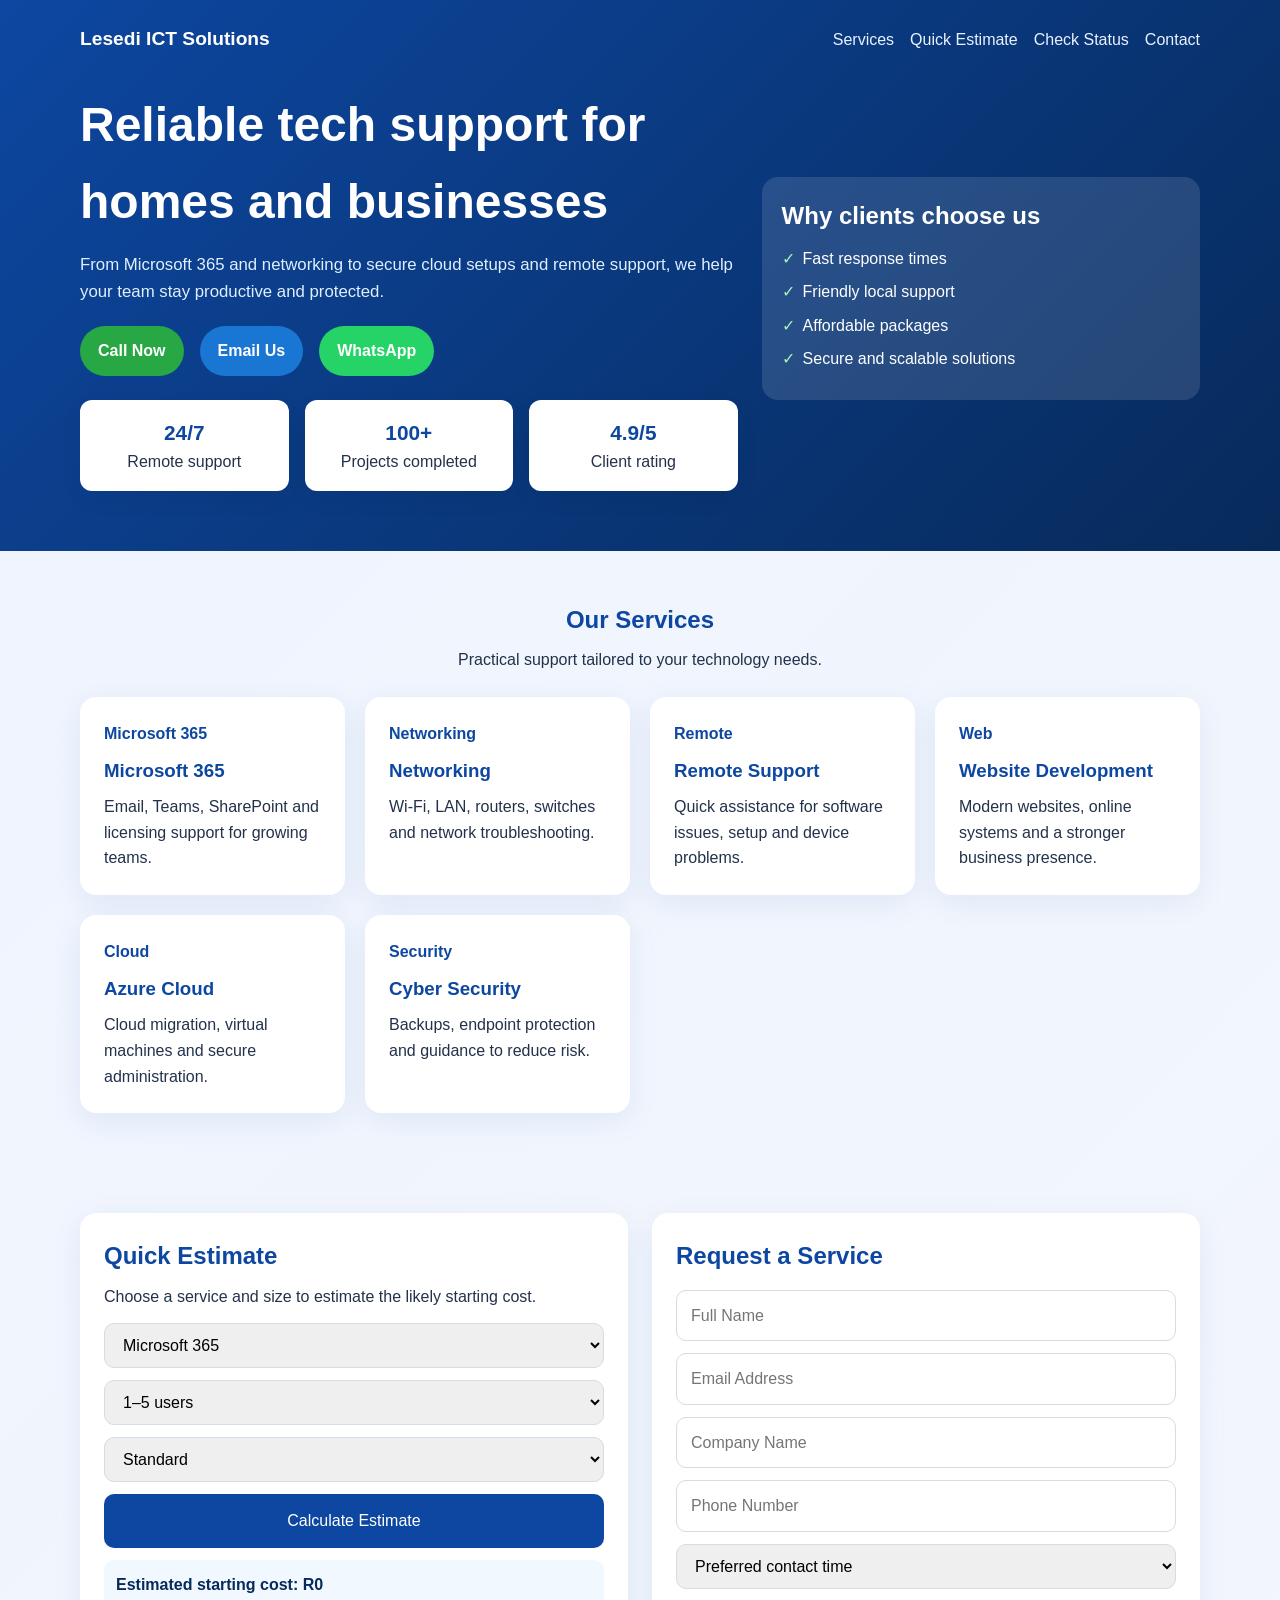
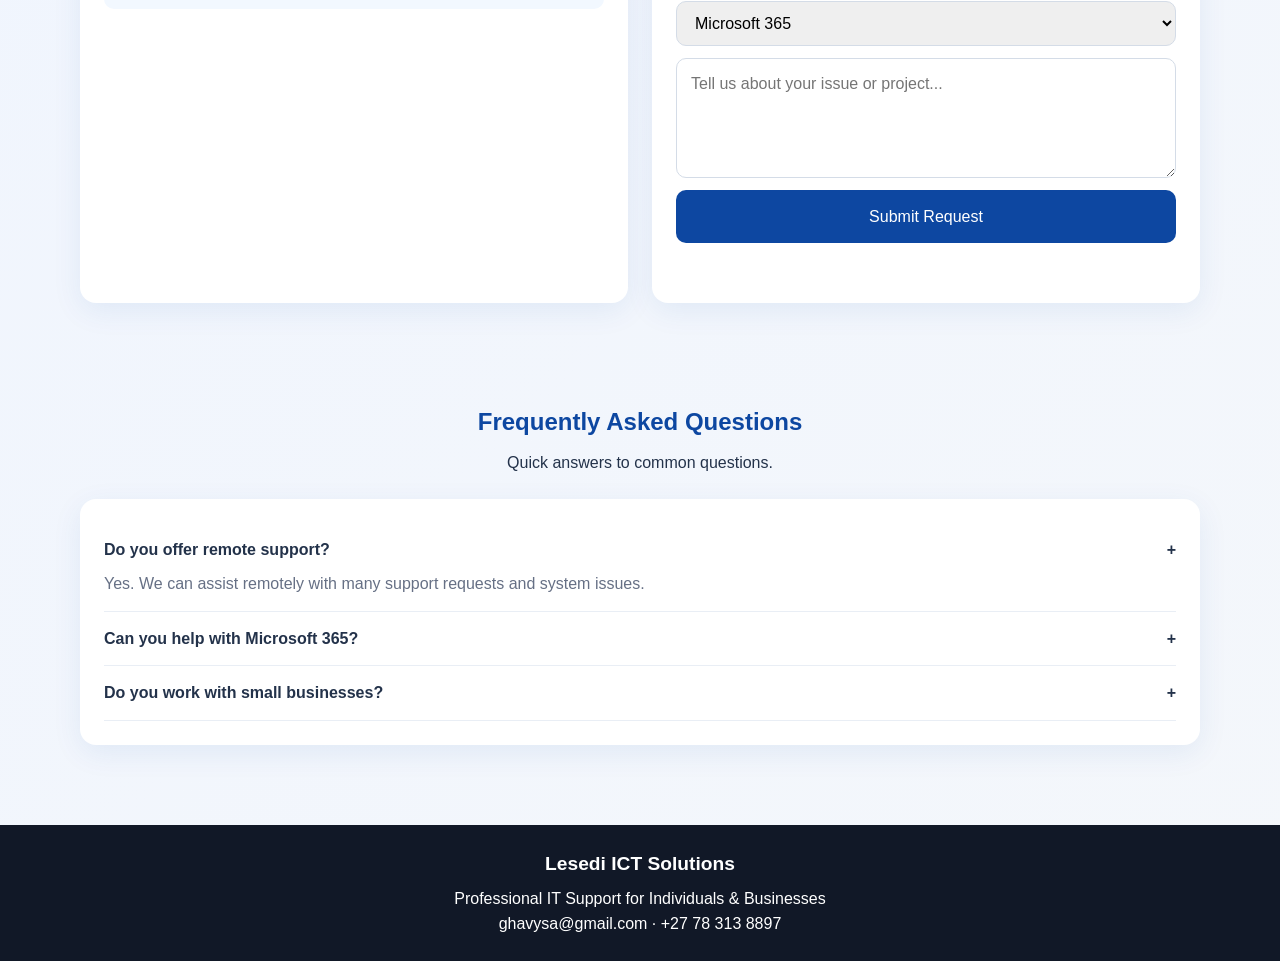
<file: index.html>
<!DOCTYPE html>
<html lang="en">
<head>
  <meta charset="utf-8">
  <meta name="viewport" content="width=device-width, initial-scale=1">
  <title>Lesedi ICT Solutions</title>
  <link rel="stylesheet" href="style.css">
</head>
<body>
  <header>
    <nav>
      <div class="brand">Lesedi ICT Solutions</div>
      <div class="nav-links">
        <a href="#services">Services</a>
        <a href="#estimate">Quick Estimate</a>
        <a href="status.html">Check Status</a>
        <a href="#contact">Contact</a>
      </div>
    </nav>
    <div class="hero">
      <div>
        <h1>Reliable tech support for homes and businesses</h1>
        <p>From Microsoft 365 and networking to secure cloud setups and remote support, we help your team stay productive and protected.</p>
        <div class="buttons">
          <a href="tel:+27783138897" class="btn call">Call Now</a>
          <a href="mailto:ghavysa@gmail.com" class="btn email">Email Us</a>
          <a href="https://wa.me/27783138897" class="btn whatsapp">WhatsApp</a>
        </div>
        <div class="stats">
          <div class="stat-box"><strong>24/7</strong><span>Remote support</span></div>
          <div class="stat-box"><strong>100+</strong><span>Projects completed</span></div>
          <div class="stat-box"><strong>4.9/5</strong><span>Client rating</span></div>
        </div>
      </div>
      <div class="hero-card">
        <h2>Why clients choose us</h2>
        <ul>
          <li>Fast response times</li>
          <li>Friendly local support</li>
          <li>Affordable packages</li>
          <li>Secure and scalable solutions</li>
        </ul>
      </div>
    </div>
  </header>

  <section id="services">
    <div class="section-title"><h2>Our Services</h2><p>Practical support tailored to your technology needs.</p></div>
    <div class="cards">
      <article class="card"><div class="icon">Microsoft 365</div><h3>Microsoft 365</h3><p>Email, Teams, SharePoint and licensing support for growing teams.</p></article>
      <article class="card"><div class="icon">Networking</div><h3>Networking</h3><p>Wi-Fi, LAN, routers, switches and network troubleshooting.</p></article>
      <article class="card"><div class="icon">Remote</div><h3>Remote Support</h3><p>Quick assistance for software issues, setup and device problems.</p></article>
      <article class="card"><div class="icon">Web</div><h3>Website Development</h3><p>Modern websites, online systems and a stronger business presence.</p></article>
      <article class="card"><div class="icon">Cloud</div><h3>Azure Cloud</h3><p>Cloud migration, virtual machines and secure administration.</p></article>
      <article class="card"><div class="icon">Security</div><h3>Cyber Security</h3><p>Backups, endpoint protection and guidance to reduce risk.</p></article>
    </div>
  </section>

  <section>
    <div class="grid-2">
      <div class="panel" id="estimate">
        <h2>Quick Estimate</h2>
        <p>Choose a service and size to estimate the likely starting cost.</p>
        <form id="estimateForm">
          <select id="serviceType" aria-label="Service type"><option>Microsoft 365</option><option>Networking</option><option>Website Development</option><option>Remote Support</option><option>Azure Cloud</option><option>Security</option></select>
          <select id="teamSize" aria-label="Team size"><option value="1">1–5 users</option><option value="2">6–15 users</option><option value="3">16+ users</option></select>
          <select id="urgency" aria-label="Urgency"><option value="1">Standard</option><option value="2">Priority</option><option value="3">Urgent</option></select>
          <button type="submit">Calculate Estimate</button>
        </form>
        <div class="quote-box" id="quoteResult">Estimated starting cost: R0</div>
      </div>
      <div class="panel" id="contact">
        <h2>Request a Service</h2>
        <form id="serviceRequestForm" onsubmit="sendRequest(event)">
          <input id="name" name="name" placeholder="Full Name" required>
          <input id="email" name="email" type="email" placeholder="Email Address" required>
          <input id="company" name="company" placeholder="Company Name">
          <input id="phone" name="phone" type="tel" placeholder="Phone Number">
          <select id="contactTime" name="preferred_contact_time" aria-label="Preferred contact time" required>
            <option value="" disabled selected>Preferred contact time</option>
            <option>Morning (08:00–12:00)</option>
            <option>Afternoon (12:00–17:00)</option>
            <option>Evening (17:00–20:00)</option>
          </select>
          <select id="service" name="service"><option>Microsoft 365</option><option>Networking</option><option>Website Development</option><option>Remote Support</option><option>Azure Cloud</option><option>Cyber Security</option><option>Other</option></select>
          <textarea id="desc" name="description" placeholder="Tell us about your issue or project..." required></textarea>
          <input type="hidden" name="_subject" value="New ICT Service Request">
          <input id="ticketNumber" type="hidden" name="ticket_number">
          <button type="submit">Submit Request</button>
          <p id="requestStatus" class="request-status" role="status" aria-live="polite"></p>
        </form>
      </div>
    </div>
  </section>

  <section>
    <div class="section-title"><h2>Frequently Asked Questions</h2><p>Quick answers to common questions.</p></div>
    <div class="panel">
      <div class="faq-item active"><button class="faq-question" type="button">Do you offer remote support? <span>+</span></button><p class="faq-answer">Yes. We can assist remotely with many support requests and system issues.</p></div>
      <div class="faq-item"><button class="faq-question" type="button">Can you help with Microsoft 365? <span>+</span></button><p class="faq-answer">Absolutely. We support account setup, Teams, Exchange, SharePoint and licensing.</p></div>
      <div class="faq-item"><button class="faq-question" type="button">Do you work with small businesses? <span>+</span></button><p class="faq-answer">Yes. We tailor practical solutions for small and medium-sized businesses.</p></div>
    </div>
  </section>

  <footer><h2>Lesedi ICT Solutions</h2><p>Professional IT Support for Individuals &amp; Businesses</p><p>ghavysa@gmail.com · +27 78 313 8897</p></footer>
  <script src="supabase-config.js"></script>
  <script src="app.js"></script>
</body>
</html>
</file>
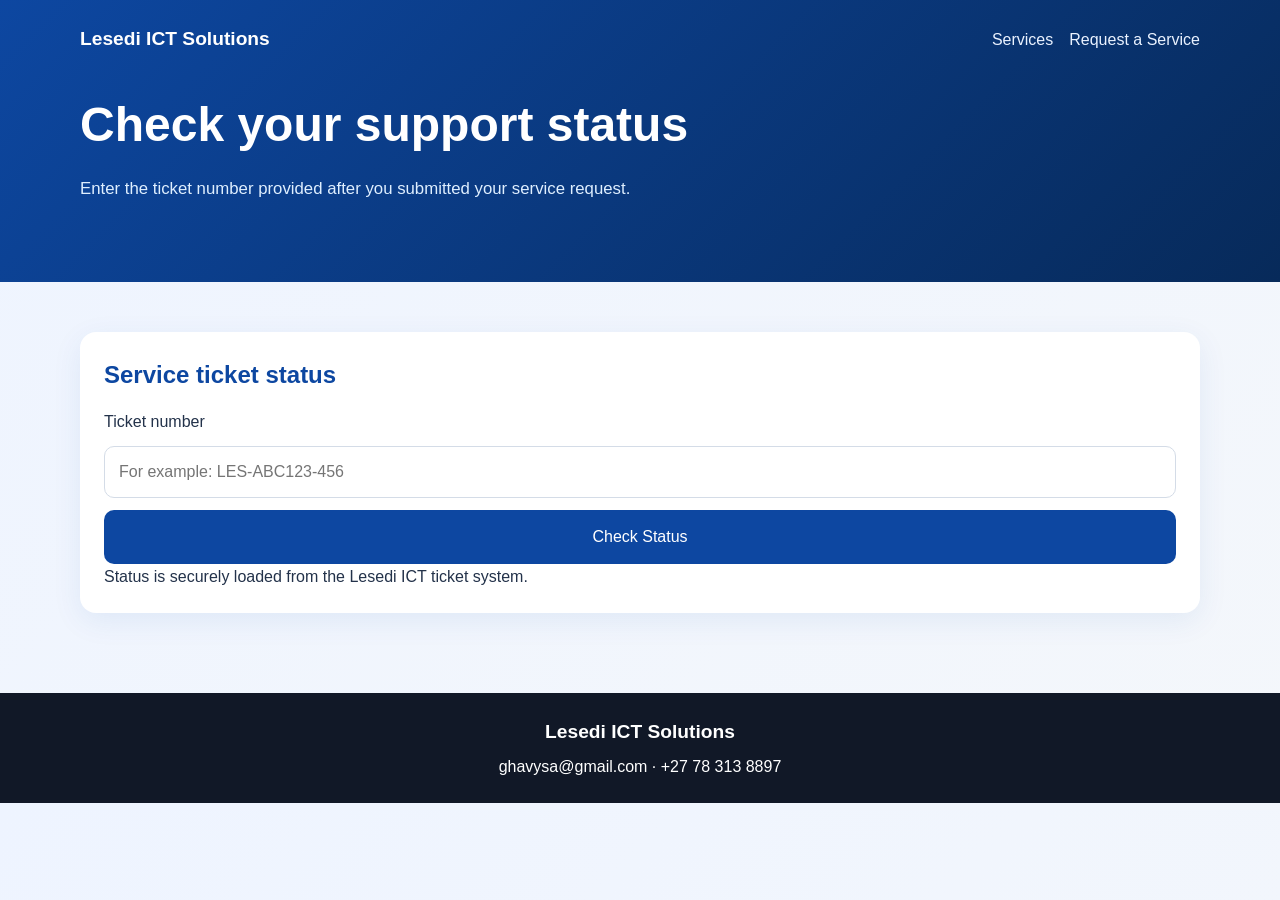
<file: status.html>
<!DOCTYPE html>
<html lang="en">
<head>
  <meta charset="utf-8">
  <meta name="viewport" content="width=device-width, initial-scale=1">
  <title>Check Support Status | Lesedi ICT Solutions</title>
  <link rel="stylesheet" href="style.css">
</head>
<body>
  <header>
    <nav>
      <a class="brand" href="index.html">Lesedi ICT Solutions</a>
      <div class="nav-links"><a href="index.html#services">Services</a><a href="index.html#contact">Request a Service</a></div>
    </nav>
    <div class="hero"><div><h1>Check your support status</h1><p>Enter the ticket number provided after you submitted your service request.</p></div></div>
  </header>
  <main>
    <section>
      <div class="panel status-panel">
        <h2>Service ticket status</h2>
        <form id="statusForm">
          <label for="statusTicket">Ticket number</label>
          <input id="statusTicket" placeholder="For example: LES-ABC123-456" required>
          <button type="submit">Check Status</button>
        </form>
        <div id="statusResult" class="status-result" role="status" aria-live="polite"></div>
        <div id="replyList" class="reply-list"></div>
        <p class="status-note">Status is securely loaded from the Lesedi ICT ticket system.</p>
      </div>
    </section>
  </main>
  <footer><h2>Lesedi ICT Solutions</h2><p>ghavysa@gmail.com · +27 78 313 8897</p></footer>
  <script src="supabase-config.js"></script>
  <script>
    const ticketInput = document.getElementById('statusTicket');
    const result = document.getElementById('statusResult');
    async function displayStatus() {
      const ticket = ticketInput.value.trim().toUpperCase();
      let records;
      try {
        records = await supabaseRequest(`ticket_statuses?ticket_number=eq.${encodeURIComponent(ticket)}&select=ticket_number,status,service,created_at`);
      } catch (error) {
        result.className = 'status-result error';
        result.textContent = 'We could not connect to the ticket system. Please try again shortly.';
        return;
      }
      const record = records[0];
      if (!record) {
        result.className = 'status-result error';
        result.textContent = 'We could not find that ticket in this browser. Please check the number or contact us directly.';
        return;
      }
      result.className = 'status-result success';
      result.innerHTML = `<strong>${record.ticket_number}</strong><br>Status: ${record.status}<br>Service: ${record.service}<br>Submitted: ${new Date(record.created_at).toLocaleString()}`;
      const replies = await supabaseRequest(`ticket_replies?ticket_number=eq.${encodeURIComponent(ticket)}&select=message,created_at&order=created_at.asc`);
      const replyList = document.getElementById('replyList');
      replyList.replaceChildren();
      replies.forEach((reply) => {
        const item = document.createElement('p');
        item.className = 'ticket-reply';
        item.textContent = `Technician reply (${new Date(reply.created_at).toLocaleString()}): ${reply.message}`;
        replyList.appendChild(item);
      });
    }
    const prefilledTicket = new URLSearchParams(location.search).get('ticket');
    if (prefilledTicket) { ticketInput.value = prefilledTicket; displayStatus(); }
    document.getElementById('statusForm').addEventListener('submit', (event) => { event.preventDefault(); displayStatus(); });
  </script>
</body>
</html>
</file>
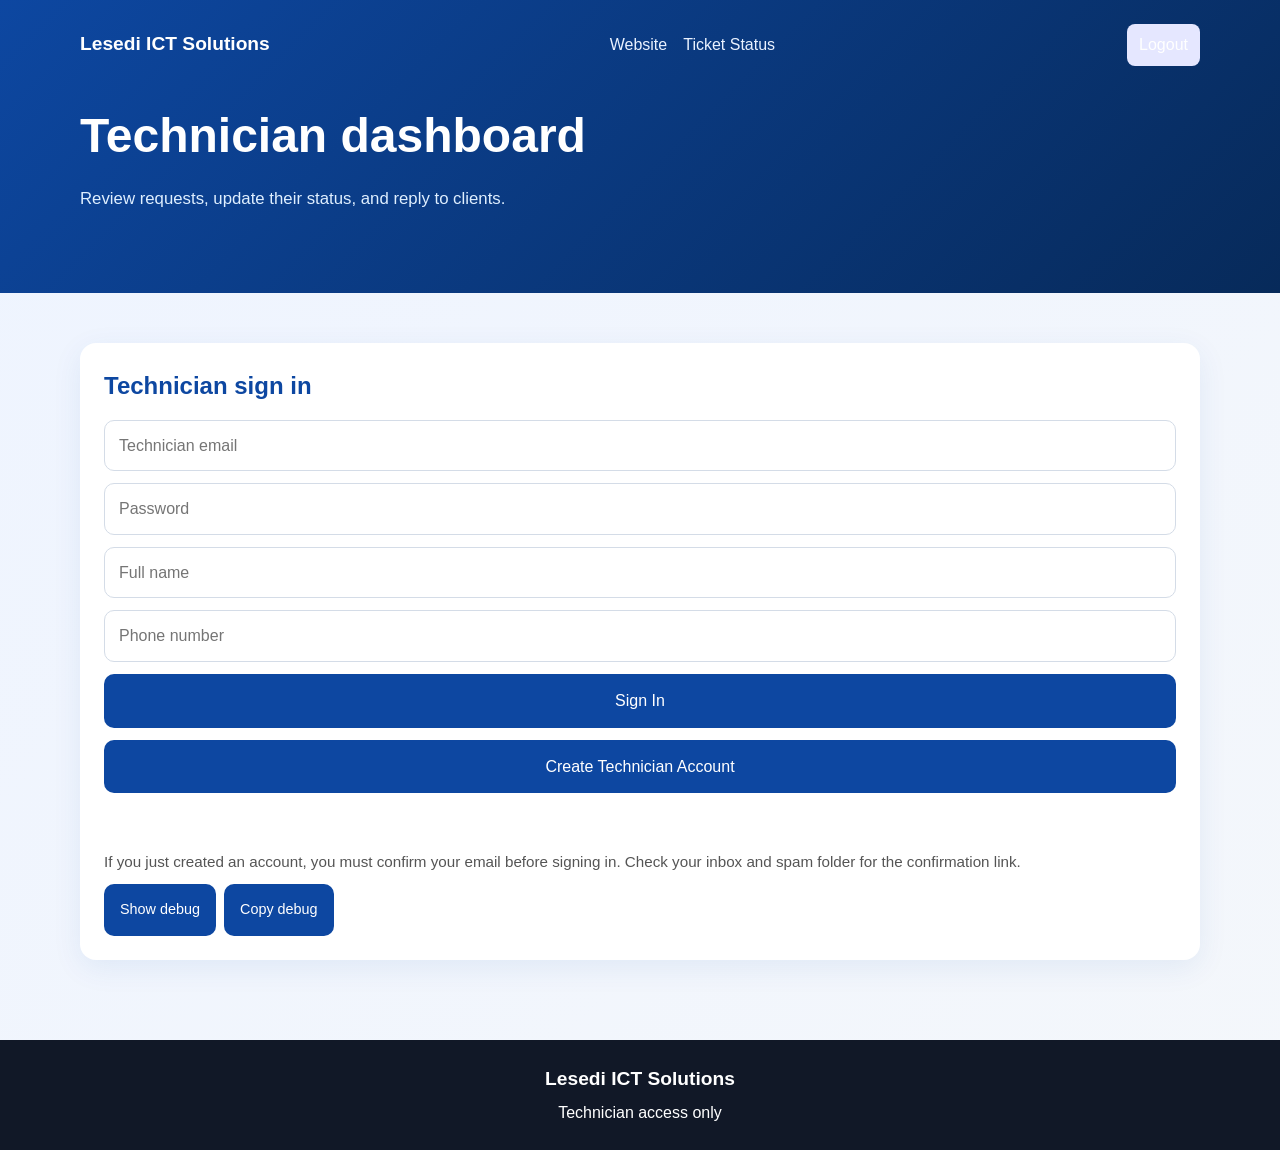
<file: technician.html>
<!DOCTYPE html>
<html lang="en">
<head>
  <meta charset="utf-8">
  <meta name="viewport" content="width=device-width, initial-scale=1">
  <title>Technician Dashboard | Lesedi ICT</title>
  <link rel="stylesheet" href="style.css">
  <style>
    .card.highlight{box-shadow:0 0 0 3px rgba(0,150,0,0.12);transition:box-shadow .25s}
    #toastContainer{position:fixed;right:16px;bottom:16px;display:flex;flex-direction:column;gap:8px;z-index:1000}
    .toast{background:#333;color:#fff;padding:10px 14px;border-radius:6px;opacity:.95}
    .toast.success{background:#2b8a3e}
    .toast.error{background:#b02a37}
    .stats-grid{
     display:grid;
     grid-template-columns:repeat(auto-fit,minmax(180px,1fr));
     gap:15px;
     margin-bottom:20px;
    }

    .stat-card{
     background:#fff;
     border-radius:12px;
     padding:20px;
     text-align:center;
     box-shadow:0 4px 16px rgba(0,0,0,.08);
    }

    .ticket-search{
     width:100%;
     padding:12px;
     border-radius:10px;
     margin-bottom:20px;
    }
  </style>
</head>
<body>
<header>
  <nav>
    <a class="brand" href="index.html">Lesedi ICT Solutions</a>
    <div class="nav-links"><a href="index.html">Website</a><a href="status.html">Ticket Status</a></div>
    <button id="logoutBtn" style="margin-left:12px;padding:8px 12px;border-radius:8px;border:0;background:#e5e7ff">Logout</button>
  </nav>
  <div class="hero"><div><h1>Technician dashboard</h1><p>Review requests, update their status, and reply to clients.</p></div></div>
</header>
<main>
  <section id="loginSection">
    <div class="panel">
      <h2>Technician sign in</h2>
      <form id="loginForm">
        <input id="loginEmail" type="email" placeholder="Technician email" autocomplete="email" required>
        <input id="loginPassword" type="password" placeholder="Password" autocomplete="current-password" required>
        <input id="technicianName" type="text" placeholder="Full name" autocomplete="name">
        <input id="technicianPhone" type="tel" placeholder="Phone number" autocomplete="tel">
        <button>Sign In</button>
        <button id="signupButton" type="button">Create Technician Account</button>
        <p id="loginMessage" class="request-status"></p>
        <p style="font-size:.95rem;color:#555;margin-top:10px;line-height:1.4em;">If you just created an account, you must confirm your email before signing in. Check your inbox and spam folder for the confirmation link.</p>
      </form>
      <div style="margin-top:12px;display:flex;gap:8px;align-items:center;">
        <button id="toggleDebug" type="button" style="font-size:.9rem">Show debug</button>
        <button id="copyDebug" type="button" style="font-size:.9rem">Copy debug</button>
      </div>
      <pre id="debugOutput" style="display:none;margin-top:8px;padding:8px;background:#111;color:#dcdcdc;border-radius:6px;max-height:220px;overflow:auto;font-size:.85rem"></pre>
    </div>
  </section>
  <section id="dashboardSection" hidden>
    <div class="section-title"><h2>Service requests</h2><p id="dashboardMessage">Loading…</p></div>
    <div class="stats-grid">
      <div class="stat-card">
        <h3 id="totalTickets">0</h3>
        <span>Total Tickets</span>
      </div>

      <div class="stat-card">
        <h3 id="openTickets">0</h3>
        <span>Open</span>
      </div>

      <div class="stat-card">
        <h3 id="resolvedTickets">0</h3>
        <span>Resolved</span>
      </div>

      <div class="stat-card">
        <h3 id="technicianOnline">1</h3>
        <span>Online</span>
      </div>
    </div>

    <input id="ticketSearch" type="text" placeholder="Search ticket..." class="ticket-search">
    <div style="margin-bottom:8px"><span id="lastRefresh"></span></div>
    <div id="ticketList" class="cards"></div>
  </section>
</main>

<footer><h2>Lesedi ICT Solutions</h2><p>Technician access only</p></footer>

<script src="supabase-config.js"></script>
<script>
let accessToken=sessionStorage.getItem('lesedi-tech-token');
const loginSection=document.getElementById('loginSection');
const dashboardSection=document.getElementById('dashboardSection');
const ticketList=document.getElementById('ticketList');
const dashboardMessage=document.getElementById('dashboardMessage');
const loginEmail=document.getElementById('loginEmail');
const loginPassword=document.getElementById('loginPassword');
const technicianName=document.getElementById('technicianName');
const technicianPhone=document.getElementById('technicianPhone');
const authOptions=(options={})=>({...options,headers:{...options.headers,Authorization:`Bearer ${accessToken}`}});

const totalTicketsEl = () => document.getElementById('totalTickets');
const openTicketsEl = () => document.getElementById('openTickets');
const resolvedTicketsEl = () => document.getElementById('resolvedTickets');
const technicianOnlineEl = () => document.getElementById('technicianOnline');
const lastRefreshEl = () => document.getElementById('lastRefresh');
const ticketSearchEl = () => document.getElementById('ticketSearch');
const logoutBtn = () => document.getElementById('logoutBtn');

// Logout handler
document.addEventListener('click', e => {
  if(e.target && e.target.id === 'logoutBtn'){
    sessionStorage.removeItem('lesedi-tech-token');
    location.reload();
  }
});

// Ticket search handler
document.addEventListener('input', e => {
  if(!ticketSearchEl()) return;
  if(e.target && e.target.id === 'ticketSearch'){
    const search = e.target.value.toLowerCase();
    document.querySelectorAll('#ticketList .card').forEach(card => {
      card.style.display = card.textContent.toLowerCase().includes(search) ? '' : 'none';
    });
  }
});

async function fetchCurrentUser(){
  const res = await fetch(`${SUPABASE_URL}/auth/v1/user`,{
    headers:{apikey:SUPABASE_PUBLISHABLE_KEY,Authorization:`Bearer ${accessToken}`}
  });
  if(!res.ok) throw new Error(`Could not fetch current user (${res.status})`);
  return res.json();
}

async function ensureTechnicianProfile(){
  if(!accessToken) return;
  try{
    const user = await fetchCurrentUser();
    const existing = await supabaseRequest(`technician_profiles?select=user_id,email,approved&user_id=eq.${user.id}`, authOptions());
    debugLog({stage:'ensure-profile-check',user_id:user.id,existing});
    if(Array.isArray(existing) && existing.length){
      // Auto-approve existing profile if not approved
      const prof = existing[0];
      if(!prof.approved){
        try{
          await supabaseRequest(`technician_profiles?user_id=eq.${user.id}`, authOptions({
            method:'PATCH',
            headers:{'Content-Type':'application/json',Prefer:'return=minimal'},
            body:JSON.stringify({approved:true})
          }));
          debugLog({stage:'ensure-profile-auto-approved',user_id:user.id});
          prof.approved = true;
        }catch(e){debugLog({stage:'ensure-profile-approve-error',error:e.toString()})}
      }
      return prof;
    }
    await supabaseRequest('technician_profiles', authOptions({
      method:'POST',
      headers:{'Content-Type':'application/json',Prefer:'return=minimal'},
      body:JSON.stringify({user_id:user.id,email:user.email,approved:true})
    }));
    debugLog({stage:'ensure-profile-created',user_id:user.id});
  }catch(err){
    console.warn('Could not ensure technician profile',err);
    debugLog({stage:'ensure-profile-error',error:err.toString()});
  }
}

let prevStates={};
let pollTimer=null;
const POLL_INTERVAL=5000;

function showToast(text,type=''){
  const container=document.getElementById('toastContainer')||document.createElement('div');
  container.id='toastContainer';
  if(!document.body.contains(container))document.body.appendChild(container);
  const t=document.createElement('div');t.className=`toast ${type||''}`;t.textContent=text;container.appendChild(t);
  setTimeout(()=>{t.style.transition='opacity .35s';t.style.opacity='0';setTimeout(()=>t.remove(),400)},4000);
}

function notifyStatusChange(ticketNumber,newStatus,source='remote'){
  showToast(`${ticketNumber}: ${newStatus}${source==='local'?' (you)':''}`, source==='local' ? 'success' : '');
  const card = ticketList.querySelector(`article.card[data-ticket="${ticketNumber}"]`);
  if(card){
    const sel = card.querySelector('select');
    if(sel && sel.value !== newStatus) sel.value = newStatus;
    const msg = card.querySelector('.request-status');
    if(msg){ msg.className = 'request-status success'; msg.textContent = source==='local' ? 'Status updated.' : `Status changed to "${newStatus}".`; }
    card.classList.add('highlight');
    setTimeout(()=>card.classList.remove('highlight'),3500);
  }
}

async function loadTickets(){
  try{
    // Approval check disabled for immediate access. Tighten security later.
    const approved = true;
    const [requests,statuses]=await Promise.all([
      supabaseRequest('service_requests?select=ticket_number,name,email,phone,preferred_contact_time,service,description,created_at&order=created_at.desc',authOptions()),
      supabaseRequest('ticket_statuses?select=ticket_number,status',authOptions())
    ]);
    const states=Object.fromEntries(statuses.map(x=>[x.ticket_number,x.status]));

    // detect remote changes compared to previous poll
    for(const tn in states){
      if(prevStates[tn] && prevStates[tn] !== states[tn]){
        notifyStatusChange(tn, states[tn], 'remote');
      }
    }
    prevStates = {...states};
    // Update dashboard counters and last refresh
    try{
      if(totalTicketsEl()) totalTicketsEl().textContent = requests.length;
      if(resolvedTicketsEl()) resolvedTicketsEl().textContent = requests.filter(x => states[x.ticket_number] === 'Resolved').length;
      if(openTicketsEl()) openTicketsEl().textContent = requests.filter(x => ['Request received','In progress'].includes(states[x.ticket_number])).length;
      if(technicianOnlineEl()) technicianOnlineEl().textContent = 1;
      if(lastRefreshEl()) lastRefreshEl().textContent = 'Last Updated: ' + new Date().toLocaleTimeString();
    }catch(e){/* ignore if elements missing */}

    ticketList.replaceChildren();
    dashboardMessage.textContent = requests.length?`${requests.length} request(s) found.`:'No service requests yet. Submit a test request from index.html.';
    requests.forEach(r=>ticketList.append(ticketCard(r,states[r.ticket_number]||'Request received')))
  }catch{
    dashboardMessage.textContent='Could not load requests. Check the SQL setup and sign in again.'
  }
}

function ticketCard(r,current){
  const card=document.createElement('article');card.className='card';card.dataset.ticket=r.ticket_number;
  const heading=document.createElement('h3');heading.textContent=`${r.ticket_number} — ${r.service}`;
  const details=document.createElement('p');details.textContent=`${r.name} · ${r.email} · ${r.phone||'No phone'} · ${r.preferred_contact_time}`;
  const desc=document.createElement('p');desc.textContent=r.description;
  const priority=document.createElement('select');
  ['Low','Medium','High','Critical'].forEach(v=>priority.add(new Option(v,v,false,v===r.priority)));
  // set priority default if provided
  if(r.priority) priority.value = r.priority;

  const status=document.createElement('select');['Request received','In progress','Waiting for client','Resolved','Closed'].forEach(v=>status.add(new Option(v,v,false,v===current)));
  const update=document.createElement('button');update.type='button';update.textContent='Update Status';
  const reply=document.createElement('textarea');reply.placeholder='Write a reply for the client…';
  const send=document.createElement('button');send.type='button';send.textContent='Send Reply';
  const message=document.createElement('p');message.className='request-status';

  update.onclick=async()=>{
    try{
      await supabaseRequest('rpc/update_ticket_status',authOptions({method:'POST',headers:{'Content-Type':'application/json'},body:JSON.stringify({p_ticket_number:r.ticket_number,p_status:status.value})}));
      message.className='request-status success';message.textContent='Status updated.';
      // update local state and notify UI
      prevStates[r.ticket_number]=status.value;
      notifyStatusChange(r.ticket_number,status.value,'local');
    }catch(error){message.className='request-status error';message.textContent=`Could not update status: ${error.message}`}}

  send.onclick=async()=>{if(!reply.value.trim())return;try{await supabaseRequest('ticket_replies',authOptions({method:'POST',headers:{'Content-Type':'application/json',Prefer:'return=minimal'},body:JSON.stringify({ticket_number:r.ticket_number,message:reply.value.trim()})}));reply.value='';message.className='request-status success';message.textContent='Reply saved for the client.'}catch(error){message.className='request-status error';message.textContent=`Could not send reply: ${error.message}`}};

  card.append(heading,details,desc,priority,status,update,reply,send,message);return card
}

document.getElementById('loginForm').onsubmit=async e=>{
  e.preventDefault();
  const msg=document.getElementById('loginMessage');
  msg.className='request-status'; msg.textContent='Signing in…';
  try{
    const res=await fetch(`${SUPABASE_URL}/auth/v1/token?grant_type=password`,{
      method:'POST',
      headers:{apikey:SUPABASE_PUBLISHABLE_KEY,'Content-Type':'application/json'},
      body:JSON.stringify({email:loginEmail.value,password:loginPassword.value})
    });
    const body = await res.json().catch(()=>null);
    if(!res.ok){
      console.error('Sign-in failed', res.status, body);
      msg.className='request-status error';
      if(body?.error_code === 'invalid_credentials'){
        msg.innerHTML = 'Invalid login credentials. If you just signed up, please confirm your email before signing in. Check your inbox/spam folder and click the confirmation link. If the email never arrived, verify the user in Supabase Auth and confirm the account manually.';
      } else {
        msg.textContent = body?.error_description || body?.message || JSON.stringify(body) || `Sign-in failed (${res.status})`;
      }
      return;
    }
    accessToken = body.access_token;
    if(!accessToken){
      console.error('No access token in sign-in response', body);
      msg.className='request-status error';
      msg.textContent='Sign-in succeeded but no access token was returned.';
      return;
    }
    sessionStorage.setItem('lesedi-tech-token',accessToken);
    loginSection.hidden=true;dashboardSection.hidden=false;
    await ensureTechnicianProfile();
    await loadTickets();
    if(!pollTimer)pollTimer=setInterval(loadTickets,POLL_INTERVAL);
  }catch(err){
    console.error('Sign-in error',err);
    msg.className='request-status error';
    msg.textContent='Sign-in failed. Check your email and password and open the console for details.';
  }
};

if(accessToken){
  loginSection.hidden=true;
  dashboardSection.hidden=false;
  ensureTechnicianProfile().then(()=>{
    loadTickets().then(()=>{if(!pollTimer)pollTimer=setInterval(loadTickets,POLL_INTERVAL)});
  });
}

document.getElementById('signupButton').onclick=async()=>{
  const msg=document.getElementById('loginMessage');
  if(!loginEmail.value||!loginPassword.value){msg.className='request-status error';msg.textContent='Enter an email and password first.';return}
  msg.className='request-status'; msg.textContent='Creating account…';
  try{
    const fullName = technicianName.value.trim();
    const phone = technicianPhone.value.trim();
    const signupPayload = {
      email: loginEmail.value,
      password: loginPassword.value,
      data: {
        full_name: fullName || null,
        phone: phone || null
      }
    };
    debugLog({stage:'signup-request',url:`${SUPABASE_URL}/auth/v1/signup`,payload:{email:signupPayload.email, data:signupPayload.data}});
    const res=await fetch(`${SUPABASE_URL}/auth/v1/signup`,{
      method:'POST',
      mode:'cors',
      credentials:'omit',
      headers:{
        apikey:SUPABASE_PUBLISHABLE_KEY,
        Authorization:`Bearer ${SUPABASE_PUBLISHABLE_KEY}`,
        'Content-Type':'application/json'
      },
      body:JSON.stringify(signupPayload)
    });
    const contentType = res.headers.get('content-type') || '';
    const body = contentType.includes('application/json') ? await res.json().catch(()=>null) : { text: await res.text().catch(()=>null) };
    debugLog({stage:'signup',status:res.status,ok:res.ok,body});
    if(!res.ok){
      console.error('Signup failed', res.status, body);
      msg.className='request-status error';
      msg.textContent = body?.message || body?.error || JSON.stringify(body) || `Signup failed (${res.status})`;
      return;
    }
    console.log('Signup response', body);
    msg.className='request-status success';
    // If Supabase sent a confirmation email, make that explicit to the user.
    if(body?.confirmation_sent_at){
      msg.innerHTML = 'Account created. Please check your email and follow the confirmation link before signing in. After confirmation, sign in with the same email and password.';
      debugLog({stage:'post-signup-signin',status:200,body:{message:'skipped-until-email-confirmation'}});
    } else {
    msg.textContent='Account created and auto-approved. You can sign in now.';

      // When email confirmation is disabled, try signing in automatically.
      try{
        const signin = await fetch(`${SUPABASE_URL}/auth/v1/token?grant_type=password`,{
          method:'POST',
          headers:{apikey:SUPABASE_PUBLISHABLE_KEY,'Content-Type':'application/json'},
          body:JSON.stringify({email:loginEmail.value,password:loginPassword.value})
        });
        const signBody = await signin.json().catch(()=>null);
        debugLog({stage:'post-signup-signin',status:signin.status,body:signBody});
        if(signin.ok && signBody?.access_token){
          accessToken=signBody.access_token;sessionStorage.setItem('lesedi-tech-token',accessToken);
          loginSection.hidden=true;dashboardSection.hidden=false;
          await ensureTechnicianProfile();
          await loadTickets();
          if(!pollTimer)pollTimer=setInterval(loadTickets,POLL_INTERVAL);
        }else{
          console.warn('Auto sign-in failed', signin.status, signBody);
        }
      }catch(siErr){console.error('Auto sign-in error',siErr);debugLog({stage:'post-signup-signin-error',error:siErr.toString()});}
    }
  }catch(err){
    console.error('Signup error',err);
    debugLog({stage:'signup-exception',error:err.toString()});
    msg.className='request-status error';
    msg.textContent='Could not create the account. See console for details.';
  }
};

// Debug helpers
function debugLog(obj){
  const out=document.getElementById('debugOutput');
  out.style.display='block';
  out.textContent = JSON.stringify(obj,null,2) + "\n\n" + out.textContent;
}
document.getElementById('toggleDebug').onclick=()=>{
  const out=document.getElementById('debugOutput');
  out.style.display = out.style.display==='none' ? 'block' : 'none';
  document.getElementById('toggleDebug').textContent = out.style.display==='none' ? 'Show debug' : 'Hide debug';
};
document.getElementById('copyDebug').onclick=()=>{const out=document.getElementById('debugOutput');navigator.clipboard.writeText(out.textContent||'').then(()=>showToast('Debug copied to clipboard'))}

</script>

<div id="toastContainer" aria-live="polite"></div>

</body>
</html>
</file>
<file: style.css>
:root{--primary:#0d47a1;--primary-dark:#072a5a;--accent:#28a745;--accent-2:#25d366;--bg:#f4f7fb;--card:#fff;--text:#23324a;--muted:#667085}*{box-sizing:border-box;margin:0;padding:0}body{font-family:Arial,Helvetica,sans-serif;background:linear-gradient(135deg,#eef4ff 0%,var(--bg) 100%);color:var(--text);line-height:1.6}a{text-decoration:none;color:inherit}header{background:linear-gradient(135deg,var(--primary),var(--primary-dark));color:#fff;padding:24px 20px 60px}nav,.hero,section{max-width:1120px;margin:0 auto}nav{margin-bottom:32px;display:flex;justify-content:space-between;align-items:center;flex-wrap:wrap;gap:12px}.brand{font-size:1.2rem;font-weight:700}.nav-links,.buttons{display:flex;gap:16px;flex-wrap:wrap}.nav-links a{color:#eaf2ff}.hero{display:grid;grid-template-columns:1.2fr .8fr;gap:24px;align-items:center}.hero h1{font-size:clamp(2rem,4vw,3rem);margin-bottom:12px}.hero p{font-size:1.05rem;color:#dfefff;margin-bottom:20px}.btn{display:inline-block;padding:12px 18px;border-radius:999px;color:#fff;font-weight:700;transition:transform .2s}.btn:hover{transform:translateY(-2px)}.call{background:var(--accent)}.email{background:#1976d2}.whatsapp{background:var(--accent-2)}.hero-card{background:#ffffff1f;padding:20px;border-radius:16px}.hero-card ul{list-style:none;margin-top:10px}.hero-card li{margin:8px 0}.hero-card li:before{content:'✓';margin-right:8px;color:#a7f3bd}section{width:min(1120px,92%);padding:50px 0}.section-title{text-align:center;margin-bottom:24px}.section-title h2,.card h3,.panel h2{color:var(--primary);margin-bottom:8px}.cards{display:grid;grid-template-columns:repeat(auto-fit,minmax(230px,1fr));gap:20px}.card,.panel{background:var(--card);padding:24px;border-radius:16px;box-shadow:0 8px 30px #0d47a114}.card{transition:transform .2s,box-shadow .2s}.card:hover{transform:translateY(-4px);box-shadow:0 12px 32px #0d47a124}.icon{font-size:1rem;font-weight:700;color:var(--primary);margin-bottom:10px}.stats{display:grid;grid-template-columns:repeat(auto-fit,minmax(160px,1fr));gap:16px;margin-top:24px}.stat-box{background:#fff;padding:16px;border-radius:12px;text-align:center;box-shadow:0 8px 24px #0000000d;color:var(--text)}.stat-box strong{display:block;font-size:1.3rem;color:var(--primary)}.grid-2{display:grid;grid-template-columns:1fr 1fr;gap:24px}form{display:grid;gap:12px;margin-top:14px}input,select,textarea{width:100%;padding:12px 14px;border:1px solid #d4dce7;border-radius:10px;font:inherit}textarea{min-height:120px;resize:vertical}button{background:var(--primary);color:#fff;border:0;padding:14px 16px;border-radius:10px;font:inherit;cursor:pointer}button:hover{background:var(--primary-dark)}button:disabled{cursor:wait;opacity:.7}.quote-box{margin-top:12px;padding:12px;background:#f2f8ff;border-radius:10px;color:var(--primary-dark);font-weight:700}.request-status{min-height:1.5em}.request-status.success{color:#137333}.request-status.error{color:#b3261e}.faq-item{border-bottom:1px solid #e9eef5;padding:14px 0}.faq-question{display:flex;width:100%;justify-content:space-between;align-items:center;padding:0;background:transparent;color:var(--text);text-align:left;font-weight:700}.faq-question:hover{background:transparent;color:var(--primary)}.faq-answer{display:none;margin-top:8px;color:var(--muted)}.faq-item.active .faq-answer{display:block}footer{background:#111827;color:#fff;text-align:center;padding:24px 20px;margin-top:30px}footer h2{font-size:1.2rem;margin-bottom:6px}@media(max-width:800px){.hero,.grid-2{grid-template-columns:1fr}}
</file>
